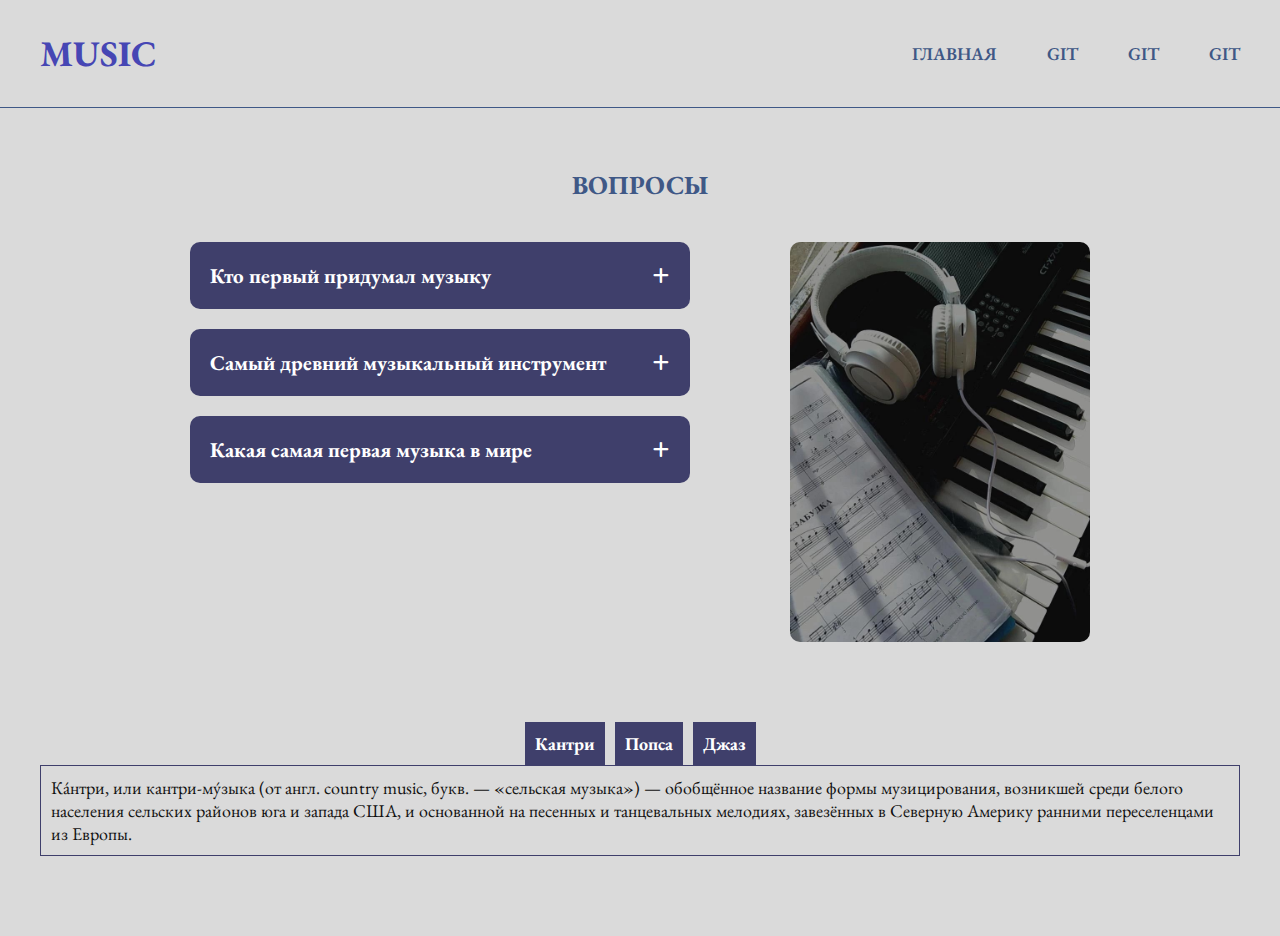
<file: sm3/index.html>
<!DOCTYPE html>
<html lang="en">
  <head>
    <meta charset="UTF-8" />
    <meta http-equiv="X-UA-Compatible" content="IE=edge" />
    <meta name="viewport" content="width=device-width, initial-scale=1.0" />
    <link
      rel="stylesheet"
      href="https://cdnjs.cloudflare.com/ajax/libs/font-awesome/6.4.2/css/all.min.css"
    />
    <link rel="preconnect" href="https://fonts.googleapis.com" />
    <link rel="preconnect" href="https://fonts.gstatic.com" crossorigin />
    <link
      href="https://fonts.googleapis.com/css2?family=EB+Garamond:wght@400;500;600&display=swap"
      rel="stylesheet"
    />
    <script src="assets/js/main.js" defer></script>
    <link rel="stylesheet" href="assets/css/style.css" />
    <title>Document</title>
  </head>

  <body>
    <header>
      <div class="container">
        <div class="header_wrapper">
          <div class="logo">MUSIC</div>
          <nav>
            <a href="" class="header_link">ГЛАВНАЯ</a>
            <a href="" class="header_link">GIT</a>
            <a href="" class="header_link">GIT</a>
            <a href="" class="header_link">GIT</a>
          </nav>
        </div>
      </div>
    </header>
    <!-- аккордион -->
    <div class="container">
      <h4 class="title">ВОПРОСЫ</h4>
      <div class="accordion_content">
        <div class="accordion_wrapper">
          <div class="accordion">
            <div class="accordion_header">
              <h3>Кто первый придумал музыку</h3>
              <i class="fa-solid fa-plus"></i>
            </div>
            <div class="accordion_body">
              Согласно библейским сказаниям, создателем музыки был Джубал. В
              книге Бытия он упоминается как предок всех тех, кто играет на
              флейте или лире. Он — единственный создатель музыки, упомянутый до
              Потопа.
            </div>
          </div>
          <div class="accordion">
            <div class="accordion_header">
              <h3>Самый древний музыкальный инструмент</h3>
              <i class="fa-solid fa-plus"></i>
            </div>
            <div class="accordion_body">
              Самый древний экземпляр музыкального инструмента был найден при
              раскопках в Германии. Он лежал рядом со скульптурами, которые
              относят к 35 000-40 000 лет до нашей эры. Это была флейта. Ее
              толщина не превышает 8 мм, а длина составляет 21,8 см.
            </div>
          </div>
          <div class="accordion">
            <div class="accordion_header">
              <h3>Какая самая первая музыка в мире</h3>
              <i class="fa-solid fa-plus"></i>
            </div>
            <div class="accordion_body">
              Старейшая известная песня, зафиксированная на клинописной
              табличке, была найдена на раскопках Ниппура, она датируется 2000 г
              до н. э.
            </div>
          </div>
        </div>
        <img src="assets/img/music.jpg" alt="photo" class="photo" />
      </div>
    </div>
    <!-- аккордион -->

    <!-- вкладки -->
    <div class="container">
      <div class="content">
        <div class="tab_header">
          <div class="tab_header_button">Кантри</div>
          <div class="tab_header_button">Попса</div>
          <div class="tab_header_button">Джаз</div>
        </div>
        <div class="tab_body tab_body_active">
          Ка́нтри, или кантри-му́зыка (от англ. country music, букв. — «сельская
          музыка») — обобщённое название формы музицирования, возникшей среди
          белого населения сельских районов юга и запада США, и основанной на
          песенных и танцевальных мелодиях, завезённых в Северную Америку
          ранними переселенцами из Европы.
        </div>
        <div class="tab_body">
          Попса — область массовой культуры, охватывающая различные формы, жанры
          и стили развлекательной и прикладной музыки 2-й половины XX — начала
          XXI веков. Основные черты поп-музыки — простота инструментальной
          части, ритмичность, акцент на вокал.
        </div>
        <div class="tab_body">
          Джаз (англ. jazz) — род музыкального искусства, сложившийся под
          влиянием африканских ритмов, европейской гармонии, с привлечением
          элементов афроамериканского и латиноамериканского фольклора.
        </div>
      </div>
    </div>
    <!-- вкладки -->
  </body>
</html>
</file>
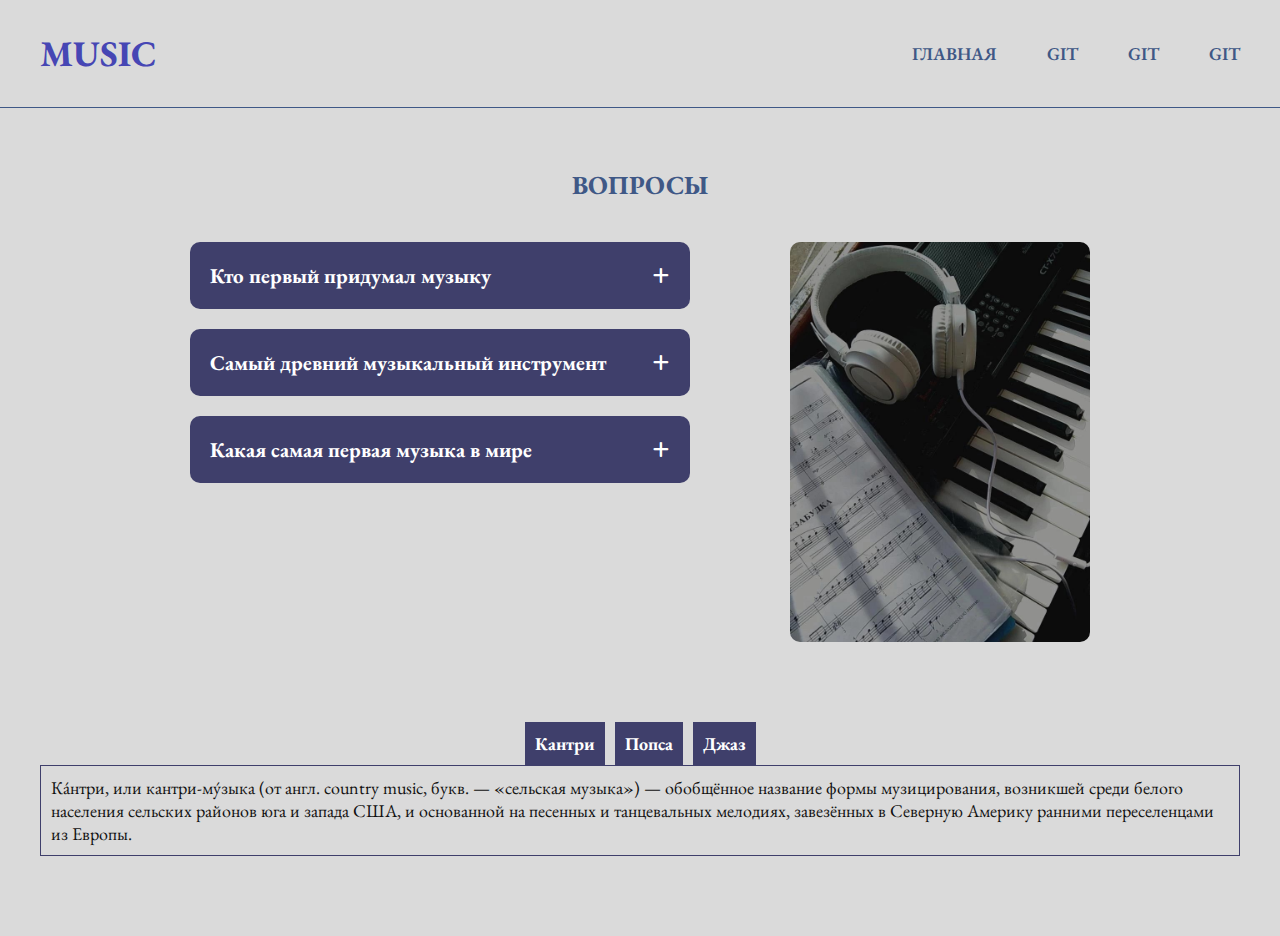
<file: sm5/index.html>
<!DOCTYPE html>
<html lang="en">
  <head>
    <meta charset="UTF-8" />
    <meta http-equiv="X-UA-Compatible" content="IE=edge" />
    <meta name="viewport" content="width=device-width, initial-scale=1.0" />
    <link
      rel="stylesheet"
      href="https://cdnjs.cloudflare.com/ajax/libs/font-awesome/6.4.2/css/all.min.css"
    />
    <link rel="preconnect" href="https://fonts.googleapis.com" />
    <link rel="preconnect" href="https://fonts.gstatic.com" crossorigin />
    <link
      href="https://fonts.googleapis.com/css2?family=EB+Garamond:wght@400;500;600&display=swap"
      rel="stylesheet"
    />
    <script src="assets/js/main.js" defer></script>
    <link rel="stylesheet" href="assets/css/style.css" />
    <title>Document</title>
  </head>

  <body>
    <header>
      <div class="container">
        <div class="header_wrapper">
          <div class="logo">MUSIC</div>
          <nav>
            <a href="" class="header_link">ГЛАВНАЯ</a>
            <a href="https://github.com/Dinara203/js2.git" class="header_link">GIT</a>
            <a href="https://github.com/Dinara203/js2.git" class="header_link">GIT</a>
            <a href="https://github.com/Dinara203/js2.git" class="header_link">GIT</a>
          </nav>
        </div>
      </div>
    </header>
    <!-- аккордион -->
    <div class="container">
      <h4 class="title">ВОПРОСЫ</h4>
      <div class="accordion_content">
        <div class="accordion_wrapper">
          <div class="accordion">
            <div class="accordion_header">
              <h3>Кто первый придумал музыку</h3>
              <i class="fa-solid fa-plus"></i>
            </div>
            <div class="accordion_body">
              Согласно библейским сказаниям, создателем музыки был Джубал. В
              книге Бытия он упоминается как предок всех тех, кто играет на
              флейте или лире. Он — единственный создатель музыки, упомянутый до
              Потопа.
            </div>
          </div>
          <div class="accordion">
            <div class="accordion_header">
              <h3>Самый древний музыкальный инструмент</h3>
              <i class="fa-solid fa-plus"></i>
            </div>
            <div class="accordion_body">
              Самый древний экземпляр музыкального инструмента был найден при
              раскопках в Германии. Он лежал рядом со скульптурами, которые
              относят к 35 000-40 000 лет до нашей эры. Это была флейта. Ее
              толщина не превышает 8 мм, а длина составляет 21,8 см.
            </div>
          </div>
          <div class="accordion">
            <div class="accordion_header">
              <h3>Какая самая первая музыка в мире</h3>
              <i class="fa-solid fa-plus"></i>
            </div>
            <div class="accordion_body">
              Старейшая известная песня, зафиксированная на клинописной
              табличке, была найдена на раскопках Ниппура, она датируется 2000 г
              до н. э.
            </div>
          </div>
        </div>
        <img src="assets/img/music.jpg" alt="photo" class="photo" />
      </div>
    </div>
    <!-- аккордион -->

    <!-- вкладки -->
    <div class="container">
      <div class="content">
        <div class="tab_header">
          <div class="tab_header_button">Кантри</div>
          <div class="tab_header_button">Попса</div>
          <div class="tab_header_button">Джаз</div>
        </div>
        <div class="tab_body tab_body_active">
          Ка́нтри, или кантри-му́зыка (от англ. country music, букв. — «сельская
          музыка») — обобщённое название формы музицирования, возникшей среди
          белого населения сельских районов юга и запада США, и основанной на
          песенных и танцевальных мелодиях, завезённых в Северную Америку
          ранними переселенцами из Европы.
        </div>
        <div class="tab_body">
          Попса — область массовой культуры, охватывающая различные формы, жанры
          и стили развлекательной и прикладной музыки 2-й половины XX — начала
          XXI веков. Основные черты поп-музыки — простота инструментальной
          части, ритмичность, акцент на вокал.
        </div>
        <div class="tab_body">
          Джаз (англ. jazz) — род музыкального искусства, сложившийся под
          влиянием африканских ритмов, европейской гармонии, с привлечением
          элементов афроамериканского и латиноамериканского фольклора.
        </div>
      </div>
    </div>
    <!-- вкладки -->

    <!-- отложенный звонок -->
    <div class="container">
      <div class="phone">
        <div class="time-block">
          <p>Вам звонит наш менеджер, чтобы спросить как вам наша музыка</p>
          <div class="count"></div>
      </div>
      <button class="time-button">Показать еще раз</button>
      </div>
    </div>
    <!-- отложенный звонок -->
  </body>
</html>
</file>
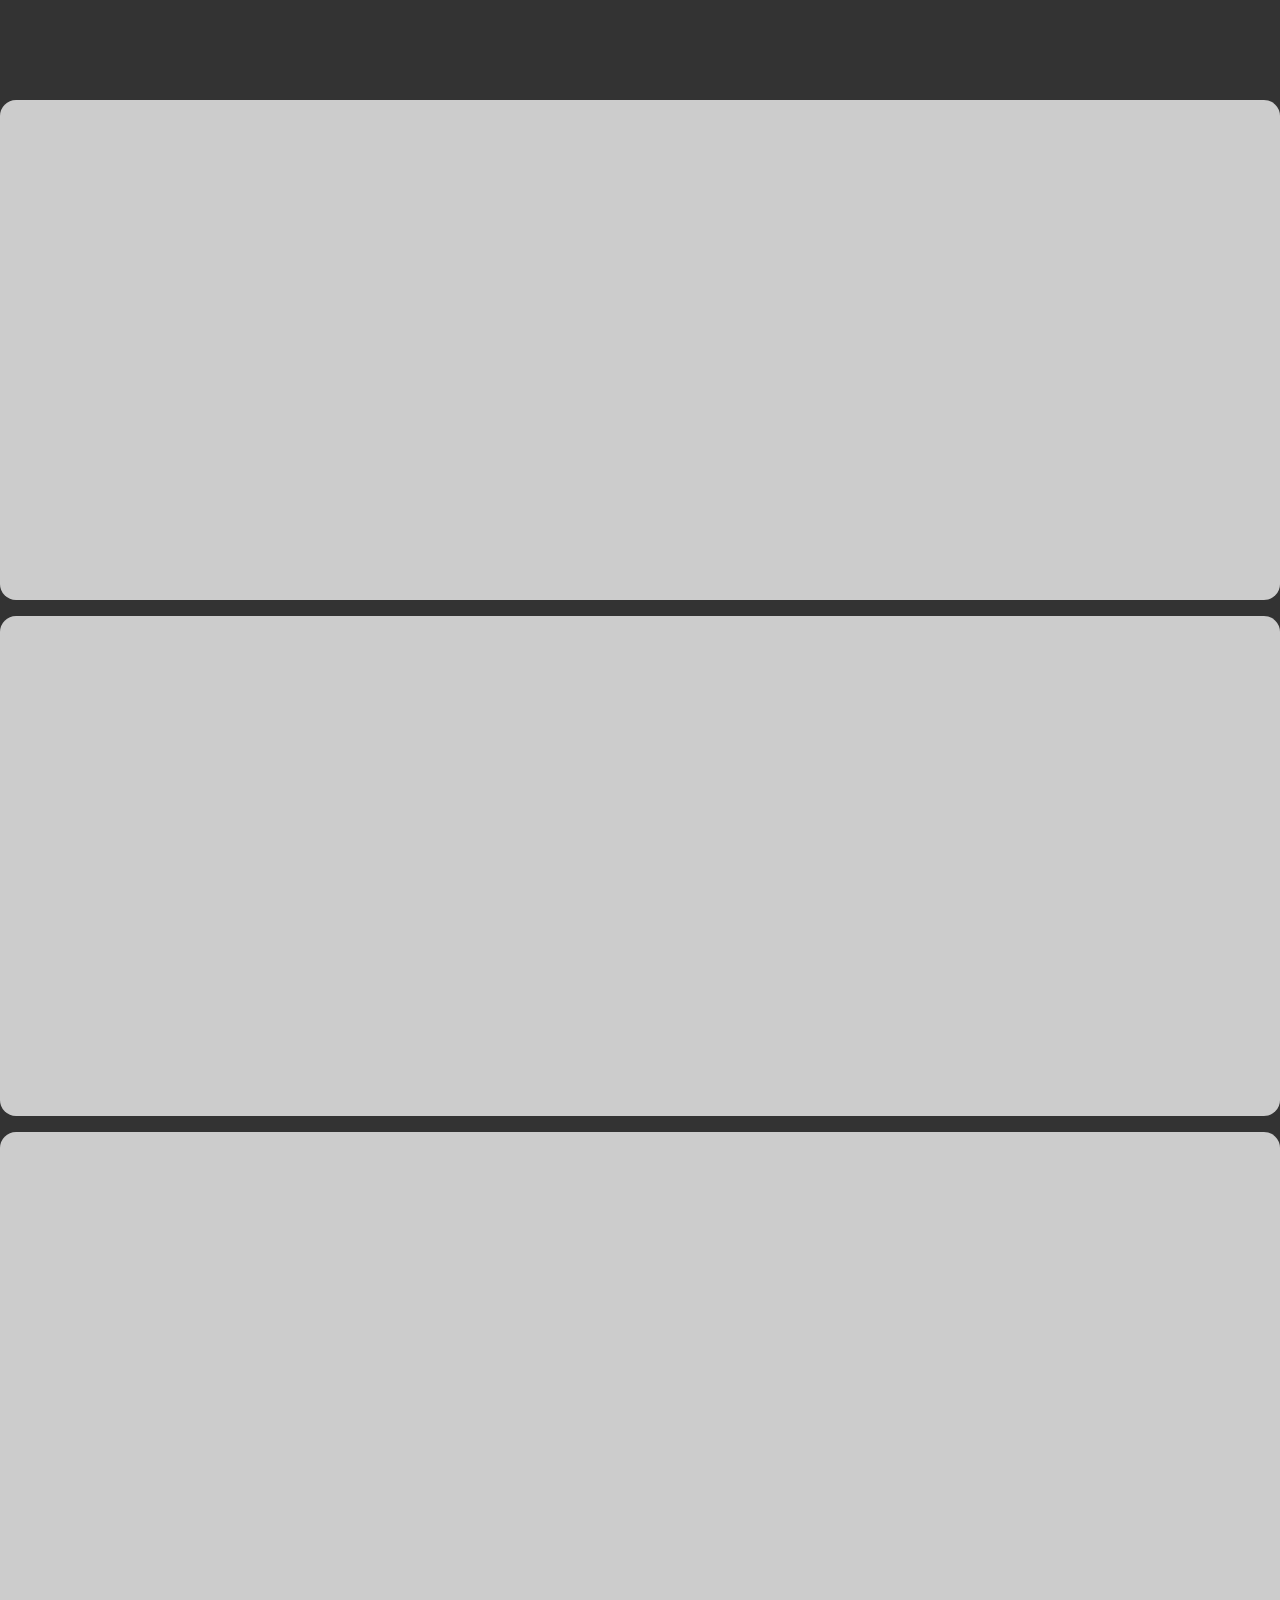
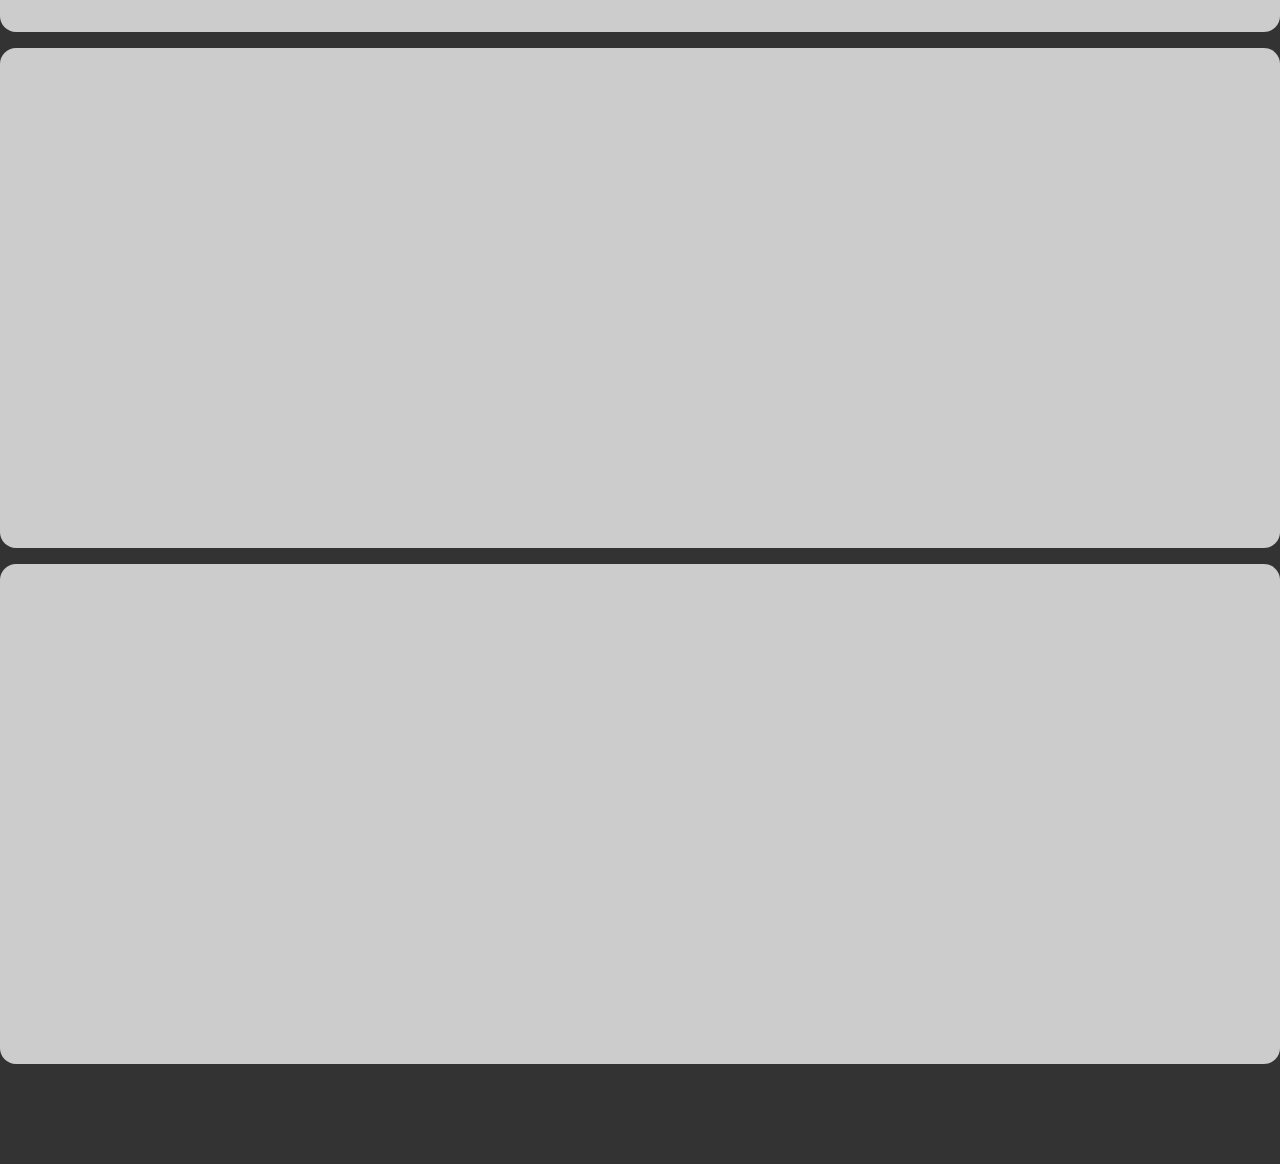
<file: sm6/index.html>
<!DOCTYPE html>
<html lang="en">
<head>
    <meta charset="UTF-8">
    <meta http-equiv="X-UA-Compatible" content="IE=edge">
    <meta name="viewport" content="width=device-width, initial-scale=1.0">
    <link rel="stylesheet" href="assets/css/style.css">
    <script src="assets/js/main.js" defer></script>
    <title>Document</title>
</head>
<body>
    <div class="container">
        <a href="https://github.com/Dinara203/js2.git"></a>
        <div class="block"></div>
        <div class="block"></div>
        <div class="block"></div>
        <div class="block"></div>
        <div class="block"></div>

        <div class="phone-block">+7 900 321 31 06</div>
    </div>
</body>
</html>
</file>
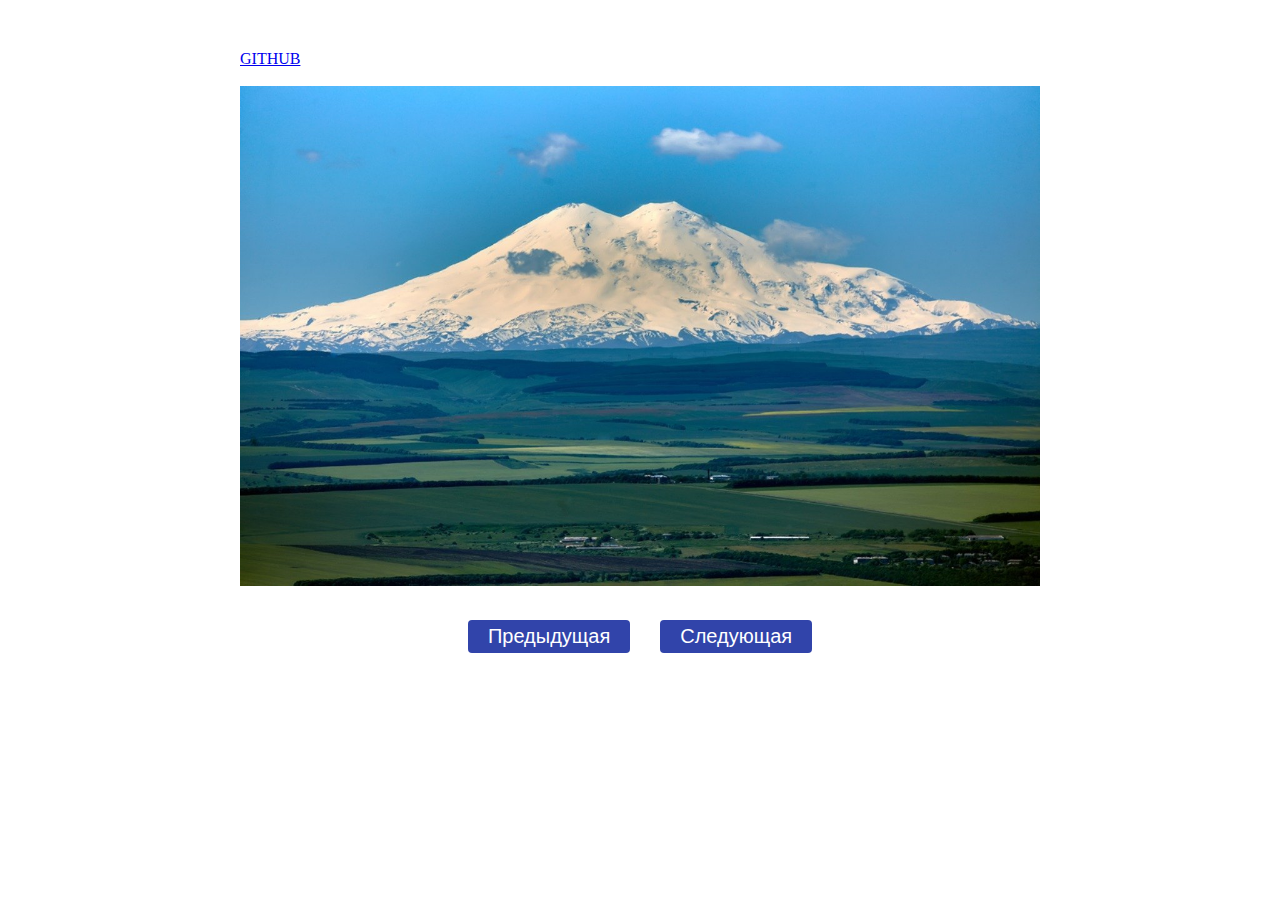
<file: слайдеры/index.html>
<!DOCTYPE html>
<html lang="en">
<head>
    <meta charset="UTF-8">
    <meta http-equiv="X-UA-Compatible" content="IE=edge">
    <meta name="viewport" content="width=device-width, initial-scale=1.0">
    <link rel="stylesheet" href="assets/css/style.css">
    <script src="assets/js/main.js" defer></script>
    <title>slider</title>
</head>
<body>
    <div class="container">
        <a href="https://github.com/Dinara203/js2.git">GITHUB</a><br><br>
        <div class="slider">

            <div class="slide">
                <img src="assets/img/sl1.jpg" alt="slide 1">
            </div>

            <div class="slide">
                <img src="assets/img/sl2.jpg" alt="slide 2">
            </div>

            <div class="slide">
                <img src="assets/img/sl3.jpg" alt="slide 3">
            </div>

        </div>

        <div class="flex-btn">
            <button class="prev">Предыдущая</button>
            <button class="next ">Следующая</button>
        </div>
    </div>
</body>
</html>
</file>
<file: sm3/assets/css/style.css>
*{
    margin: 0;
    padding: 0;
    box-sizing: border-box;
    text-decoration: none;
}

.container{
    max-width: 1200px;
    margin: 0 auto;
}

.accordion_wrapper{
    width: 500px;
    display: flex;
    flex-direction: column;
    gap: 20px;
}

body{
    background: #dadada;
    font-size: 18px;
    color: #111;
    font-family: 'EB Garamond', serif;
}

header{
    padding: 30px;
    border-bottom: 1px solid rgb(63, 88, 134);
}

.logo{
    color: rgb(70, 70, 180);
    font-weight: bold;
    font-size: 36px;
}

.header_wrapper{
    display: flex;
    align-items: center;
    justify-content: space-between;
}

.header_btns{
    display: flex;
    align-items: center;
    gap: 2px;
}

.btn{
    color:  rgb(63, 88, 134);
    font-weight: bold;
    font-size: 17px;
}

nav{
    display: flex;
    gap: 50px;
}

.header_link{
    color: rgb(63, 88, 134);
    font-weight: 600;
}

.header_btns > p{
    color: rgb(63, 88, 134);
    font-size: 20px;
}

.accordion_header{
    cursor: pointer;
    color: white;
    background-color: rgb(63, 63, 107);
    display: flex;
    justify-content: space-between;
    align-items: center;
    padding: 20px;
    border-radius: 10px;
}

.accordion_content{
    
    display: flex;
    gap: 100px;
    align-items: start;
    justify-content: center;
}

.photo{
    border-radius: 10px;
    width: 300px;
    height: 400px;
    object-fit: cover;
}

.accordion_body{
    color: #111;
    border: 1px solid grey;
    padding: 20px;
    border-top: none;
    border-radius: 0 0 10px 10px;
    display: none;
    
}

.title{
    padding-top: 60px;
    font-size: 26px;
    color: rgb(63, 88, 134);
    text-align: center;
    margin-bottom: 40px;
}

.accordion_body_active{
    display: block;
    animation: show.3s ease-in-out;

}
@keyframes show {
    from{
        opacity: 0;
        transform: translateY(-20px);
    }
    to{
        opacity: 1;
        transform: translateY(0);
    }
}

.img_active{
    transition: all ease-in-out 0.9s;
    transform: rotate(45deg);
}

.content{
    padding: 80px 0px;
}

.tab_header{
    display: flex;
    justify-content: center;
    gap: 10px;
    color: white;
}
.tab_header_button{
    padding: 10px;
    background-color:rgb(63, 63, 107);
    cursor: pointer;
    font-weight: bold;
}
.tab_body{
    padding: 10px;
    border: 1px solid rgb(63, 63, 107);
    display: none;
   
}
.tab_body_active{
    display: block;
}
</file>
<file: sm5/assets/css/style.css>
*{
    margin: 0;
    padding: 0;
    box-sizing: border-box;
    text-decoration: none;
}

.container{
    max-width: 1200px;
    margin: 0 auto;
}

.accordion_wrapper{
    width: 500px;
    display: flex;
    flex-direction: column;
    gap: 20px;
}

body{
    background: #dadada;
    font-size: 18px;
    color: #111;
    font-family: 'EB Garamond', serif;
}

header{
    padding: 30px;
    border-bottom: 1px solid rgb(63, 88, 134);
}

.logo{
    color: rgb(70, 70, 180);
    font-weight: bold;
    font-size: 36px;
}

.header_wrapper{
    display: flex;
    align-items: center;
    justify-content: space-between;
}

.header_btns{
    display: flex;
    align-items: center;
    gap: 2px;
}

.btn{
    color:  rgb(63, 88, 134);
    font-weight: bold;
    font-size: 17px;
}

nav{
    display: flex;
    gap: 50px;
}

.header_link{
    color: rgb(63, 88, 134);
    font-weight: 600;
}

.header_btns > p{
    color: rgb(63, 88, 134);
    font-size: 20px;
}

.accordion_header{
    cursor: pointer;
    color: white;
    background-color: rgb(63, 63, 107);
    display: flex;
    justify-content: space-between;
    align-items: center;
    padding: 20px;
    border-radius: 10px;
}

.accordion_content{
    
    display: flex;
    gap: 100px;
    align-items: start;
    justify-content: center;
}

.photo{
    border-radius: 10px;
    width: 300px;
    height: 400px;
    object-fit: cover;
}

.accordion_body{
    color: #111;
    border: 1px solid grey;
    padding: 20px;
    border-top: none;
    border-radius: 0 0 10px 10px;
    display: none;
    
}

.title{
    padding-top: 60px;
    font-size: 26px;
    color: rgb(63, 88, 134);
    text-align: center;
    margin-bottom: 40px;
}

.accordion_body_active{
    display: block;
    animation: show.3s ease-in-out;

}
@keyframes show {
    from{
        opacity: 0;
        transform: translateY(-20px);
    }
    to{
        opacity: 1;
        transform: translateY(0);
    }
}

.img_active{
    transition: all ease-in-out 0.9s;
    transform: rotate(45deg);
}

.content{
    padding: 80px 0px;
}

.tab_header{
    display: flex;
    justify-content: center;
    gap: 10px;
    color: white;
}
.tab_header_button{
    padding: 10px;
    background-color:rgb(63, 63, 107);
    cursor: pointer;
    font-weight: bold;
}
.tab_body{
    padding: 10px;
    border: 1px solid rgb(63, 63, 107);
    display: none;
   
}
.tab_body_active{
    display: block;
}

/* отложенный звонок */
.phone{
    position: fixed;
    right:100px ;
    top: 200px;
    display: flex;
    flex-direction: column;
    align-items: center;
}
.time-block{
    font-size: 20px;
    color: white;
    width: 220px;
    padding: 30px;
    border-radius: 10px;
    background: rgb(63, 63, 107);
    display: none;

}
.time-button{
    padding: 10px;
    background: none;
    border: 2px solid rgb(63, 63, 107);
    border-radius: 5px;
    cursor: pointer;
    font-size: 16px;
    font-weight: 600;
    color:  rgb(63, 63, 107);
    font-family: 'EB Garamond', serif;
    display: none;
}
.time-block.active{
    display: block;
}

.time-button.active{
    display: block;
}
.time-block .count{
    text-align: right;
    font-size: 16px;
    font-weight: 500;
}
</file>
<file: sm6/assets/css/style.css>
*{
    margin: 0;
    padding: 0;
    bottom: 0;
    box-sizing: border-box;
}

body{
    background-color: #333;
    font-family: sans-serif;
}

.container{
    max-width: 1440px;
    margin: 100px auto;
}

.block{
    width: 100%;
    height: 500px;
    background-color: #ccc;
    border-radius: 16px;
    margin-bottom: 16px;
}

.phone-block{
    position: fixed;
    bottom: 10px;
    right: 10px;
    background-color: #ffffff;
    color: #333;
    padding: 6px 12px;
    border-radius: 4px;
    display: none;
}
</file>
<file: слайдеры/assets/css/style.css>
*{
    margin: 0;
    padding: 0;
    box-sizing: border-box;
    list-style: none;
}
button{
    font-family: sans-serif;
    font-size: 16px;
    font-weight: 500;
}
.container{
    max-width: 800px;
    margin: 0 auto;
    overflow: hidden;
    margin-top: 50px;
}
.slider{
    display: flex;
    transition: transform 0.5s ease-in-out;
}
.slide{
    flex: 0 0 100%;
}
img{
    width: 100%;
    height: 500px;


}
.flex-btn{
    display: flex;
    gap: 30px;
    justify-content: center;
    padding: 30px 0;
}
.prev, .next{
    outline: none;
    border: none;
    background-color: rgb(49, 68, 170);
    padding: 5px 20px;
    border-radius: 4px;
    cursor: pointer;
    font-size: 20px;
    color: white;
}

.prev:hover{
    background-color: rgb(43, 24, 95);
}
.next:hover{
    background-color: rgb(43, 24, 95);
}
</file>
